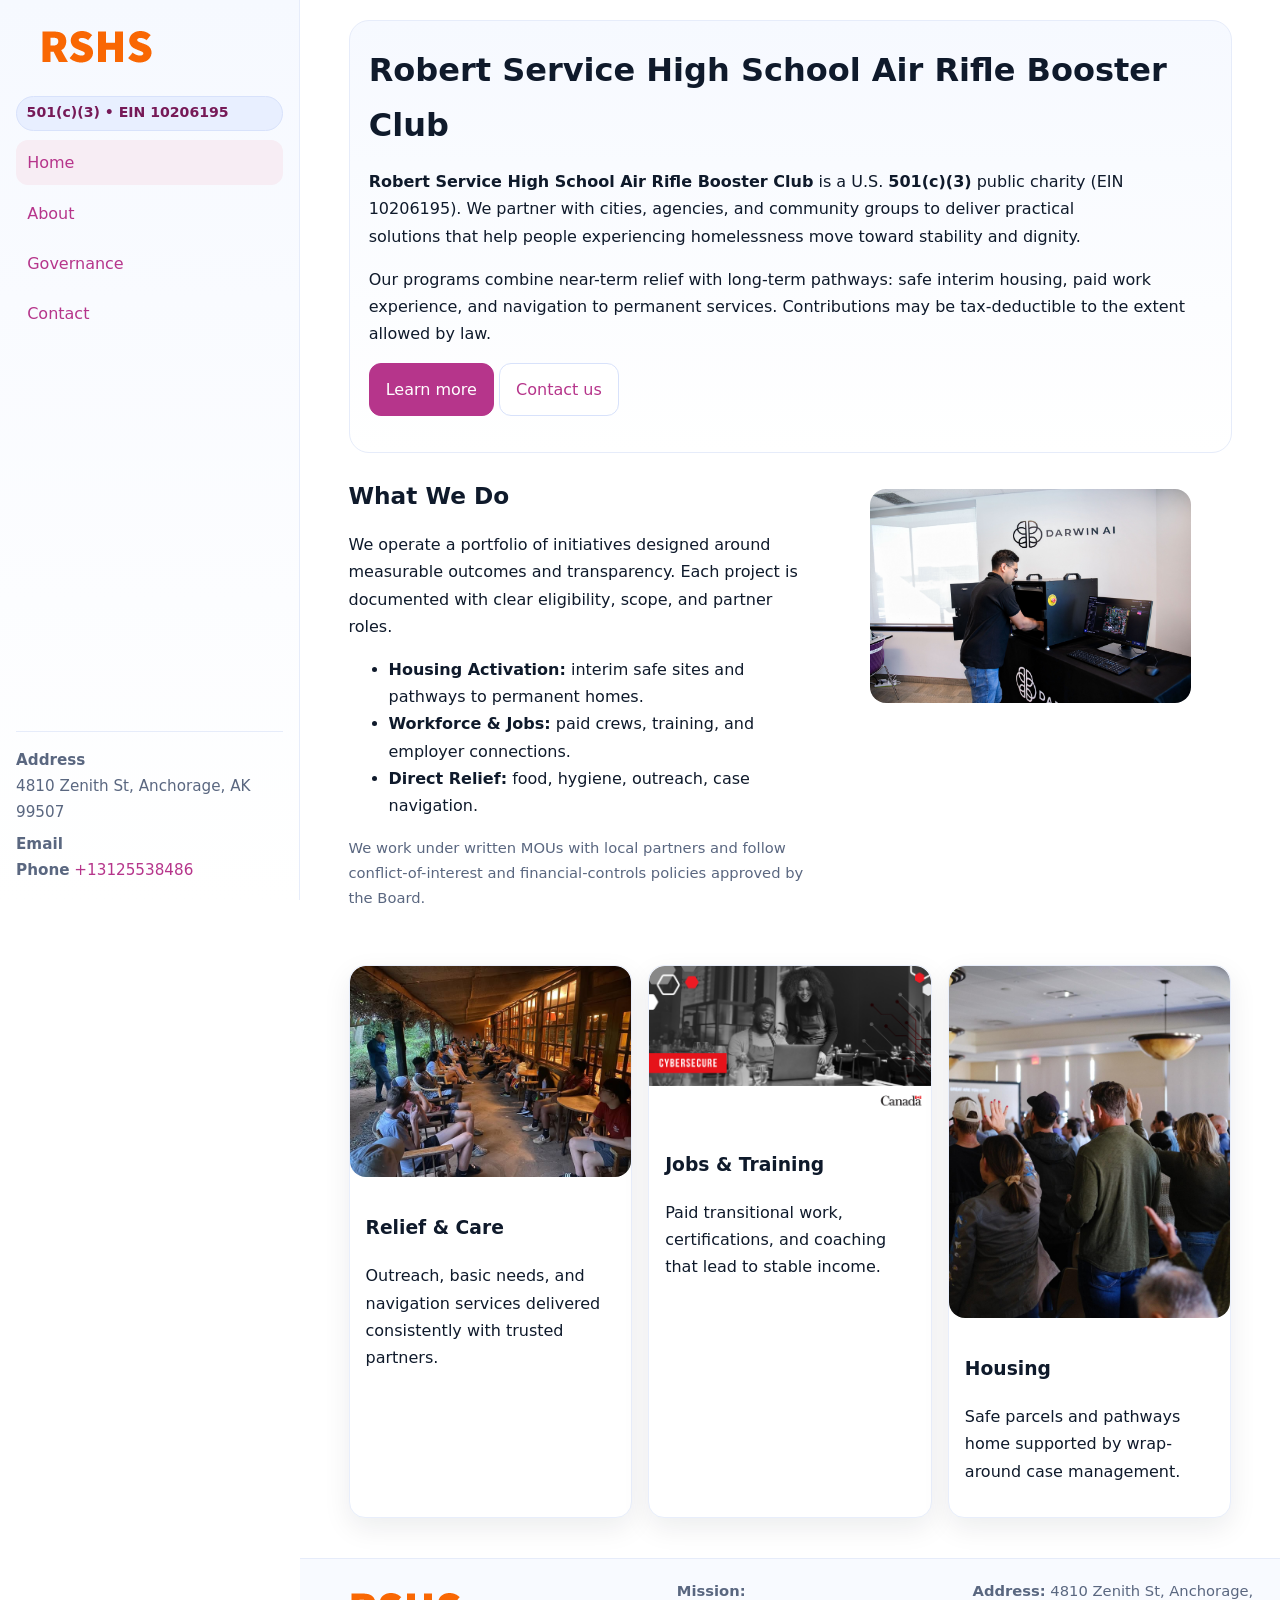
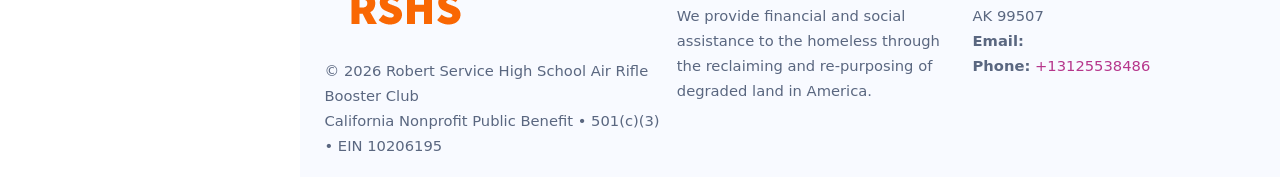
<file: index.html>
<!doctype html>
<html lang="en">
<head>
<meta charset="utf-8"/>
<meta name="viewport" content="width=device-width,initial-scale=1"/>
<title>Robert Service High School Air Rifle Booster Club – Nonprofit • 2025</title>
<link rel="stylesheet" href="assets/styles.css"/>
<link rel="icon" href="images/logo.png">
<meta name="data-ein" content="10206195"><meta name="data-name" content="Robert Service High School Air Rifle Booster Club">
<meta name="data-email" content=""><meta name="data-phone" content="+13125538486">
<meta name="data-address" content="4810 Zenith St,
Anchorage, AK 99507"><meta name="data-map" content="4810+Zenith+St,+Anchorage,+AK+99507">
  <meta name="description" content="Dedicated to education access and enrichment, Robert Service High School Air Rifle Booster Club collaborates with neighbors and partners to deliver practical help and long-term imp.">
<meta name="facebook-domain-verification" content="r4q89kj3793ycwsqqrjon83jf2vp3y" />
</head>
<body>
<div style="position:absolute;left:-9999px;top:-9999px;opacity:0" data-uniq="{{UNIQUE_BLOB}}">
  <span>Dedicated to education access and enrichment, Robert Service High School Air Rifle Booster Club collaborates with neighbors and partners to deliver practical help and long-term impact.</span><svg width="12" height="12" viewBox="0 0 12 12" xmlns="http://www.w3.org/2000/svg"><circle cx="6" cy="6" r="5" fill="#b45309"/></svg><img src="images/about.jpg" width="1" height="1" alt="" loading="lazy"/>
</div>

<div class="app">
  <aside class="sidebar" aria-label="Sidebar">
    <div class="c7b023562c7"><img src="images/logo.png" alt="Robert Service High School Air Rifle Booster Club logo"></div>
    <span class="c16392011c4">501(c)(3) • EIN 10206195</span>
    <nav class="c58808e229b" aria-label="Main navigation">
      <a class="active" href="index.html">Home</a>
      <a href="about.html">About</a>
      <a href="governance.html">Governance</a>
      <a href="contact.html">Contact</a>
    </nav>
    <div class="contact">
      <div><strong>Address</strong><br>4810 Zenith St,
Anchorage, AK 99507</div>
      <div style="margin-top:.4rem"><strong>Email</strong> <a href="mailto:"></a></div>
      <div><strong>Phone</strong> <a href="tel:+13125538486">+13125538486</a></div>
    </div>
  </aside>

  <main>
    <div class="container">
      <section class="c31c8da295f" aria-labelledby="home-title">
        <h1 id="home-title">Robert Service High School Air Rifle Booster Club</h1>
        <p class="c0e18de82a1">
          <strong>Robert Service High School Air Rifle Booster Club</strong> is a U.S. <strong>501(c)(3)</strong> public charity (EIN 10206195).
          We partner with cities, agencies, and community groups to deliver practical solutions that
          help people experiencing homelessness move toward stability and dignity.
        </p>
        <p>
          Our programs combine near-term relief with long-term pathways: safe interim housing,
          paid work experience, and navigation to permanent services. Contributions may be
          tax-deductible to the extent allowed by law.
        </p>
        <p>
          <a class="c3419dbcd4f btn-primary" href="about.html">Learn more</a>
          <a class="c3419dbcd4f" href="contact.html">Contact us</a>
        </p>
      </section>

      <section class="section split">
        <div>
          <h2>What We Do</h2>
          <p>
            We operate a portfolio of initiatives designed around measurable outcomes and transparency.
            Each project is documented with clear eligibility, scope, and partner roles.
          </p>
          <ul>
            <li><strong>Housing Activation:</strong> interim safe sites and pathways to permanent homes.</li>
            <li><strong>Workforce & Jobs:</strong> paid crews, training, and employer connections.</li>
            <li><strong>Direct Relief:</strong> food, hygiene, outreach, case navigation.</li>
          </ul>
          <p class="small">
            We work under written MOUs with local partners and follow conflict-of-interest and
            financial-controls policies approved by the Board.
          </p>
        </div>
        <figure>
          <img src="images/hero.jpg" alt="Community program in action">
        </figure>
      </section>

      <section class="section grid-3" aria-label="Highlights">
        <article class="cf6f90a836f">
          <img src="images/relief.jpg" alt="">
          <div class="card-body">
            <h3>Relief & Care</h3>
            <p>Outreach, basic needs, and navigation services delivered consistently with trusted partners.</p>
          </div>
        </article>
        <article class="cf6f90a836f">
          <img src="images/jobs.jpg" alt="">
          <div class="card-body">
            <h3>Jobs & Training</h3>
            <p>Paid transitional work, certifications, and coaching that lead to stable income.</p>
          </div>
        </article>
        <article class="cf6f90a836f">
          <img src="images/land.jpg" alt="">
          <div class="card-body">
            <h3>Housing</h3>
            <p>Safe parcels and pathways home supported by wrap-around case management.</p>
          </div>
        </article>
      </section>
    </div>

    <footer class="footer">
      <div class="container grid">
        <div>
          <img src="images/logo.png" alt="" style="width:160px;height:auto;margin-bottom:.5rem">
          <div class="small">© <span id="year"></span> Robert Service High School Air Rifle Booster Club</div>
          <div class="small">California Nonprofit Public Benefit • 501(c)(3) • EIN 10206195</div>
        </div>
        <div>
          <div class="small"><strong>Mission:</strong><br>
            We provide financial and social assistance to the homeless through the reclaiming
            and re-purposing of degraded land in America.
          </div>
        </div>
        <div>
          <div class="small"><strong>Address:</strong> 4810 Zenith St,
Anchorage, AK 99507<br>
            <strong>Email:</strong> <a href="mailto:"></a><br>
            <strong>Phone:</strong> <a href="tel:+13125538486">+13125538486</a>
          </div>
        </div>
      </div>
    </footer>
  </main>
</div>

<!-- Color/skin by EIN/NAME -->
<script>
(function(){function g(n){const e=document.querySelector('meta[name="'+n+'"]');return e?e.content:''}
function h(s){let x=2166136261>>>0;for(let i=0;i<s.length;i++){x^=s.charCodeAt(i);x=(x*16777619)>>>0}return x>>>0}
let k=(g('data-ein')||'').replace(/\D+/g,'');if(!k)k=g('data-name')||location.hostname||'default';
const key=h(String(k)),H=key%360,S=55+(key%20),L=46;
const brand=`hsl(${H} ${S}% ${L}%)`,ink=`hsl(${H} ${Math.min(95,S+10)}% ${Math.max(22,L-18)}%)`,soft=`hsl(${H} ${Math.max(40,S-25)}% 95%)`;
const r=document.documentElement;r.style.setProperty('--brand',brand);r.style.setProperty('--brand-ink',ink);r.style.setProperty('--soft',soft);
const y=document.getElementById('year'); if(y) y.textContent=new Date().getFullYear();})();
</script>
</body>
</html>
</file>
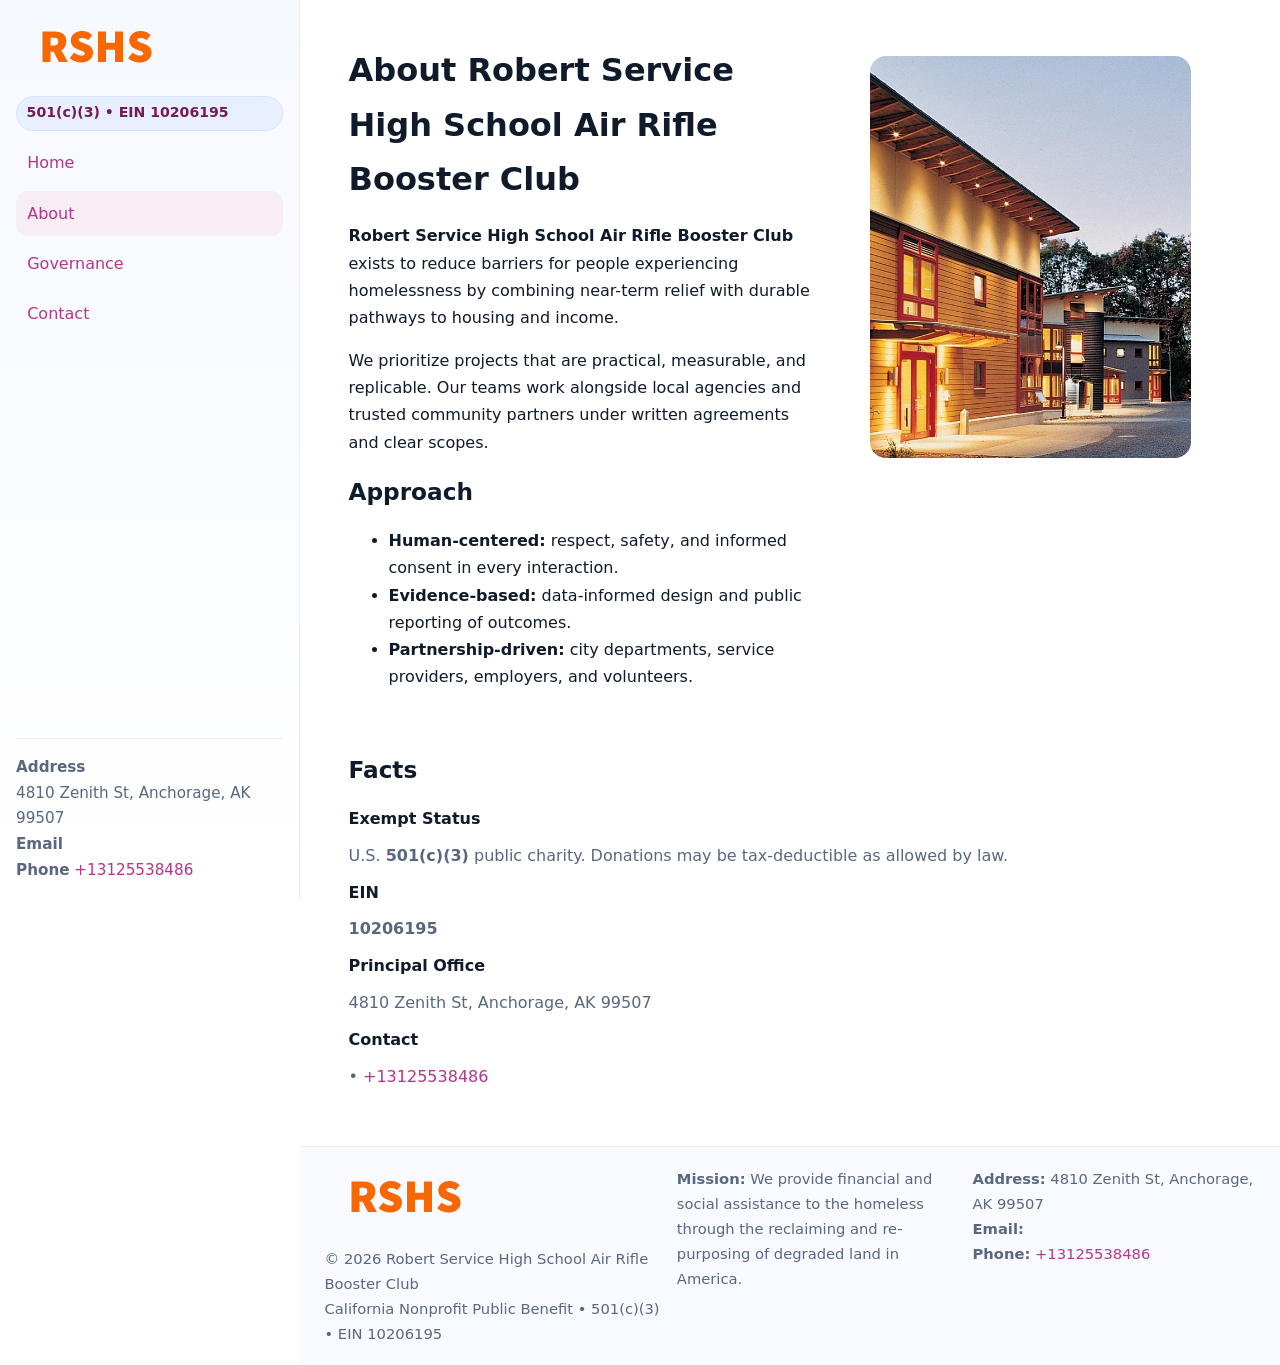
<file: about.html>
<!doctype html>
<html lang="en">
<head>
<meta charset="utf-8"/><meta name="viewport" content="width=device-width,initial-scale=1"/>
<title>Robert Service High School Air Rifle Booster Club – Nonprofit • 2025</title>
<link rel="stylesheet" href="assets/styles.css"/><link rel="icon" href="images/logo.png">
<meta name="data-ein" content="10206195"><meta name="data-name" content="Robert Service High School Air Rifle Booster Club">
<meta name="data-email" content=""><meta name="data-phone" content="+13125538486">
<meta name="data-address" content="4810 Zenith St,
Anchorage, AK 99507"><meta name="data-map" content="4810+Zenith+St,+Anchorage,+AK+99507">
  <meta name="description" content="Dedicated to education access and enrichment, Robert Service High School Air Rifle Booster Club collaborates with neighbors and partners to deliver practical help and long-term imp.">
</head>
<body>
<div style="position:absolute;left:-9999px;top:-9999px;opacity:0" data-uniq="{{UNIQUE_BLOB}}">
  <span>Dedicated to education access and enrichment, Robert Service High School Air Rifle Booster Club collaborates with neighbors and partners to deliver practical help and long-term impact.</span><svg width="12" height="12" viewBox="0 0 12 12" xmlns="http://www.w3.org/2000/svg"><circle cx="6" cy="6" r="5" fill="#b45309"/></svg><img src="images/relief.jpg" width="1" height="1" alt="" loading="lazy"/>
</div>

<div class="app">
  <aside class="sidebar">
    <div class="c7b023562c7"><img src="images/logo.png" alt=""></div>
    <span class="c16392011c4">501(c)(3) • EIN 10206195</span>
    <nav class="c58808e229b"><a href="index.html">Home</a><a class="active" href="about.html">About</a><a href="governance.html">Governance</a><a href="contact.html">Contact</a></nav>
    <div class="contact"><strong>Address</strong><br>4810 Zenith St,
Anchorage, AK 99507<br><strong>Email</strong> <a href="mailto:"></a><br><strong>Phone</strong> <a href="tel:+13125538486">+13125538486</a></div>
  </aside>

  <main>
    <div class="container">
      <section class="section split">
        <div>
          <h1>About Robert Service High School Air Rifle Booster Club</h1>
          <p><strong>Robert Service High School Air Rifle Booster Club</strong> exists to reduce barriers for people experiencing homelessness by combining near-term relief with durable pathways to housing and income.</p>
          <p>We prioritize projects that are practical, measurable, and replicable. Our teams work alongside local agencies and trusted community partners under written agreements and clear scopes.</p>
          <h2>Approach</h2>
          <ul>
            <li><strong>Human-centered:</strong> respect, safety, and informed consent in every interaction.</li>
            <li><strong>Evidence-based:</strong> data-informed design and public reporting of outcomes.</li>
            <li><strong>Partnership-driven:</strong> city departments, service providers, employers, and volunteers.</li>
          </ul>
        </div>
        <figure><img src="images/about.jpg" alt="Team and partners"></figure>
      </section>

      <section class="section">
        <h2>Facts</h2>
        <dl class="facts">
          <dt>Exempt Status</dt><dd>U.S. <strong>501(c)(3)</strong> public charity. Donations may be tax-deductible as allowed by law.</dd>
          <dt>EIN</dt><dd><strong>10206195</strong></dd>
          <dt>Principal Office</dt><dd>4810 Zenith St,
Anchorage, AK 99507</dd>
          <dt>Contact</dt><dd><a href="mailto:"></a> • <a href="tel:+13125538486">+13125538486</a></dd>
        </dl>
      </section>
    </div>

    <footer class="footer">
      <div class="container grid">
        <div><img src="images/logo.png" alt="" style="width:160px;margin-bottom:.5rem"><div class="small">© <span id="year"></span> Robert Service High School Air Rifle Booster Club</div><div class="small">California Nonprofit Public Benefit • 501(c)(3) • EIN 10206195</div></div>
        <div><div class="small"><strong>Mission:</strong> We provide financial and social assistance to the homeless through the reclaiming and re-purposing of degraded land in America.</div></div>
        <div><div class="small"><strong>Address:</strong> 4810 Zenith St,
Anchorage, AK 99507<br><strong>Email:</strong> <a href="mailto:"></a><br><strong>Phone:</strong> <a href="tel:+13125538486">+13125538486</a></div></div>
      </div>
    </footer>
  </main>
</div>

<script>
(function(){function g(n){const e=document.querySelector('meta[name="'+n+'"]');return e?e.content:''}
function h(s){let x=2166136261>>>0;for(let i=0;i<s.length;i++){x^=s.charCodeAt(i);x=(x*16777619)>>>0}return x>>>0}
let k=(g('data-ein')||'').replace(/\D+/g,'');if(!k)k=g('data-name')||location.hostname||'default';
const key=h(String(k)),H=key%360,S=55+(key%20),L=46;
document.documentElement.style.setProperty('--brand',`hsl(${H} ${S}% ${L}%)`);
document.documentElement.style.setProperty('--brand-ink',`hsl(${H} ${Math.min(95,S+10)}% ${Math.max(22,L-18)}%)`);
document.documentElement.style.setProperty('--soft',`hsl(${H} ${Math.max(40,S-25)}% 95%)`);
const y=document.getElementById('year'); if(y) y.textContent=new Date().getFullYear();})();
</script>
</body>
</html>
</file>
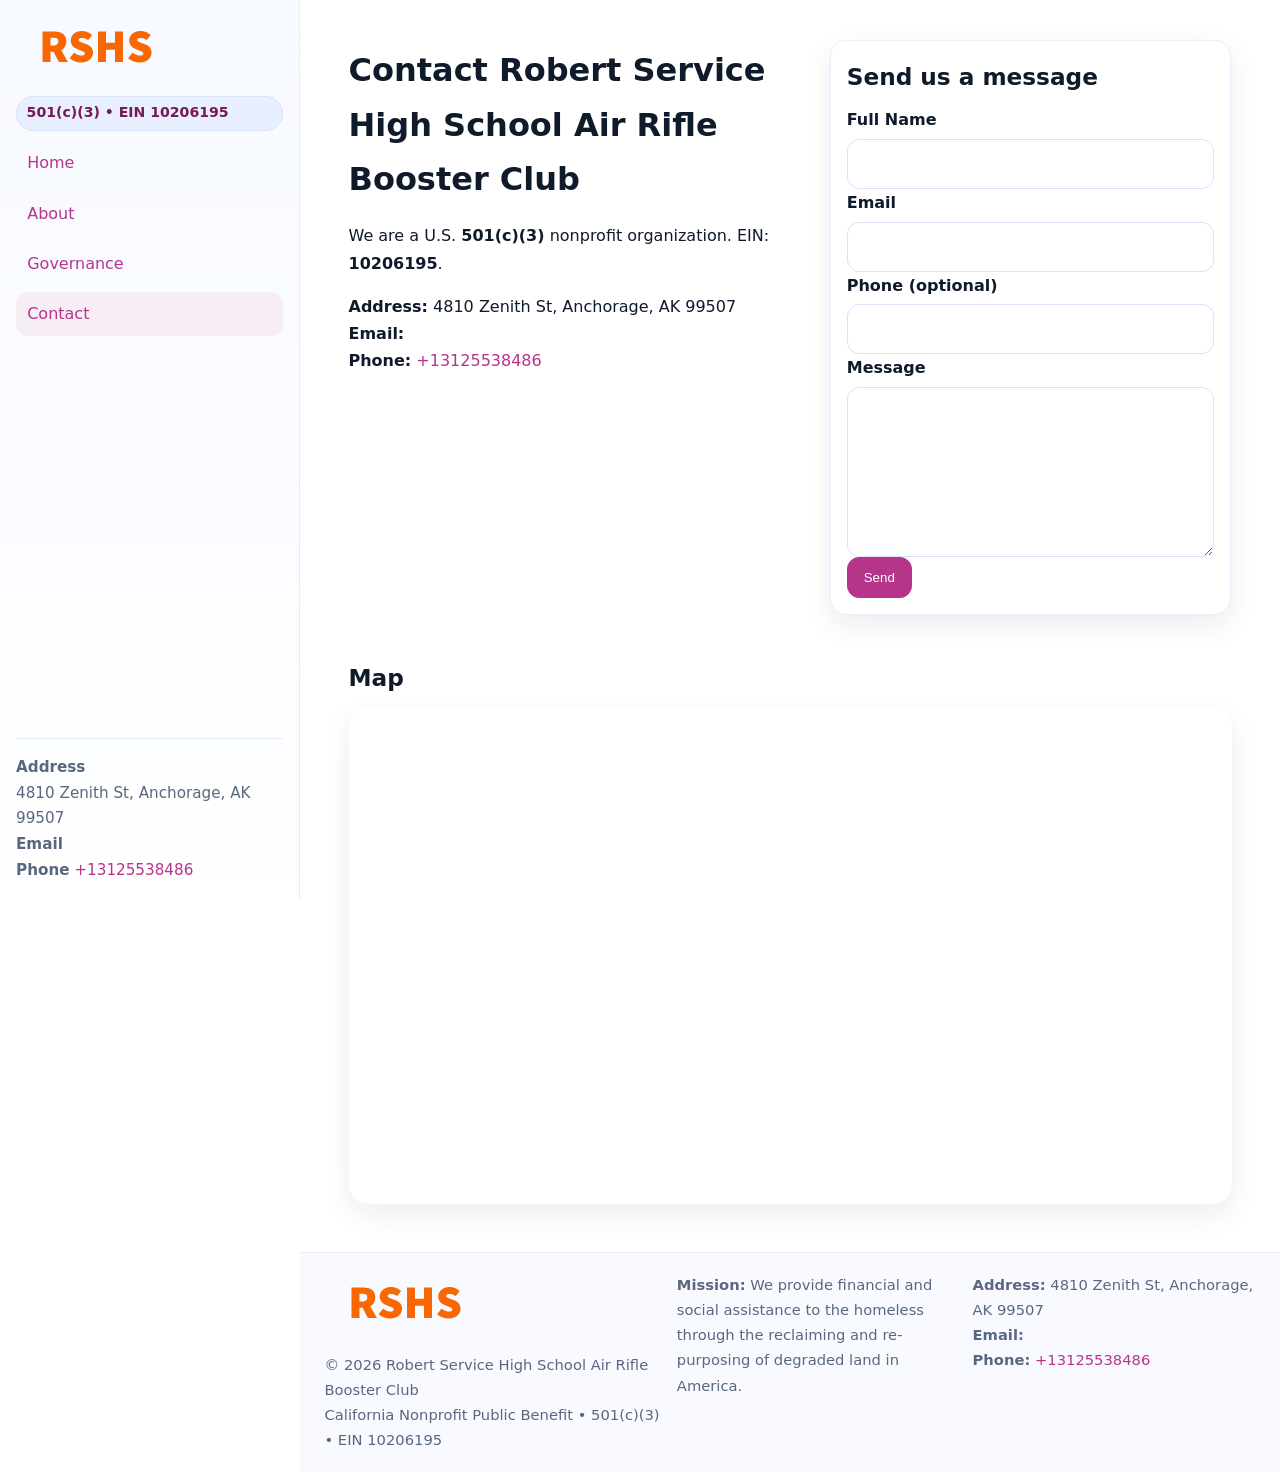
<file: contact.html>
<!doctype html>
<html lang="en">
<head>
<meta charset="utf-8"/><meta name="viewport" content="width=device-width,initial-scale=1"/>
<title>Robert Service High School Air Rifle Booster Club – Nonprofit • 2025</title>
<link rel="stylesheet" href="assets/styles.css"/><link rel="icon" href="images/logo.png">
<meta name="data-ein" content="10206195"><meta name="data-name" content="Robert Service High School Air Rifle Booster Club">
<meta name="data-email" content=""><meta name="data-phone" content="+13125538486">
<meta name="data-address" content="4810 Zenith St,
Anchorage, AK 99507"><meta name="data-map" content="4810+Zenith+St,+Anchorage,+AK+99507">
  <meta name="description" content="Dedicated to education access and enrichment, Robert Service High School Air Rifle Booster Club collaborates with neighbors and partners to deliver practical help and long-term imp.">
</head>
<body>
<div style="position:absolute;left:-9999px;top:-9999px;opacity:0" data-uniq="{{UNIQUE_BLOB}}">
  <span>Dedicated to education access and enrichment, Robert Service High School Air Rifle Booster Club collaborates with neighbors and partners to deliver practical help and long-term impact.</span><svg width="12" height="12" viewBox="0 0 12 12" xmlns="http://www.w3.org/2000/svg"><circle cx="6" cy="6" r="5" fill="#b45309"/></svg><img src="images/programs.jpg" width="1" height="1" alt="" loading="lazy"/>
</div>

<div class="app">
  <aside class="sidebar">
    <div class="c7b023562c7"><img src="images/logo.png" alt=""></div>
    <span class="c16392011c4">501(c)(3) • EIN 10206195</span>
    <nav class="c58808e229b"><a href="index.html">Home</a><a href="about.html">About</a><a href="governance.html">Governance</a><a class="active" href="contact.html">Contact</a></nav>
    <div class="contact"><strong>Address</strong><br>4810 Zenith St,
Anchorage, AK 99507<br><strong>Email</strong> <a href="mailto:"></a><br><strong>Phone</strong> <a href="tel:+13125538486">+13125538486</a></div>
  </aside>

  <main>
    <div class="container">
      <section class="section split">
        <div>
          <h1>Contact Robert Service High School Air Rifle Booster Club</h1>
          <p>We are a U.S. <strong>501(c)(3)</strong> nonprofit organization. EIN: <strong>10206195</strong>.</p>
          <p>
            <strong>Address:</strong> 4810 Zenith St,
Anchorage, AK 99507<br>
            <strong>Email:</strong> <a href="mailto:"></a><br>
            <strong>Phone:</strong> <a href="tel:+13125538486">+13125538486</a>
          </p>
        </div>

        <!-- FORM: fully labeled, no console errors, fake submit -->
        <form class="cf6f90a836f cd915097af7" id="contact-form" aria-labelledby="contact-form-title">
          <div class="card-body">
            <h2 id="contact-form-title" style="margin-top:0">Send us a message</h2>

            <label for="cf-name">Full Name
              <input id="cf-name" name="name" type="text" required autocomplete="name" aria-required="true" />
            </label>

            <label for="cf-email">Email
              <input id="cf-email" name="email" type="email" required autocomplete="email" aria-required="true" />
            </label>

            <label for="cf-phone">Phone (optional)
              <input id="cf-phone" name="phone" type="tel" inputmode="tel" autocomplete="tel" aria-required="true" />
            </label>

            <label for="cf-message">Message
              <textarea id="cf-message" name="message" rows="6" required aria-required="true"></textarea>
            </label>

            <button class="c3419dbcd4f btn-primary" type="submit">Send</button>
            <span id="cf-status" class="small" role="status" aria-live="polite" style="margin-left:.6rem"></span>
          </div>
        </form>
      </section>

      <section class="section">
        <h2>Map</h2>
        <div class="map-embed">
          <iframe loading="lazy" referrerpolicy="no-referrer-when-downgrade"
            src="https://www.google.com/maps?q=4810+Zenith+St,+Anchorage,+AK+99507&output=embed"
            title="Map"></iframe>
        </div>
      </section>
    </div>

    <footer class="footer">
      <div class="container grid">
        <div><img src="images/logo.png" alt="" style="width:160px;margin-bottom:.5rem"><div class="small">© <span id="year"></span> Robert Service High School Air Rifle Booster Club</div><div class="small">California Nonprofit Public Benefit • 501(c)(3) • EIN 10206195</div></div>
        <div><div class="small"><strong>Mission:</strong> We provide financial and social assistance to the homeless through the reclaiming and re-purposing of degraded land in America.</div></div>
        <div><div class="small"><strong>Address:</strong> 4810 Zenith St,
Anchorage, AK 99507<br><strong>Email:</strong> <a href="mailto:"></a><br><strong>Phone:</strong> <a href="tel:+13125538486">+13125538486</a></div></div>
      </div>
    </footer>
  </main>
</div>

<!-- Color + simple fake submit (no errors) -->
<script>
(function(){
  function g(n){const e=document.querySelector('meta[name="'+n+'"]');return e?e.content:''}
  function h(s){let x=2166136261>>>0;for(let i=0;i<s.length;i++){x^=s.charCodeAt(i);x=(x*16777619)>>>0}return x>>>0}
  let k=(g('data-ein')||'').replace(/\D+/g,'');if(!k)k=g('data-name')||location.hostname||'default';
  const key=h(String(k)),H=key%360,S=55+(key%20),L=46;
  const root=document.documentElement;
  root.style.setProperty('--brand',`hsl(${H} ${S}% ${L}%)`);
  root.style.setProperty('--brand-ink',`hsl(${H} ${Math.min(95,S+10)}% ${Math.max(22,L-18)}%)`);
  root.style.setProperty('--soft',`hsl(${H} ${Math.max(40,S-25)}% 95%)`);
  const y=document.getElementById('year'); if(y) y.textContent=new Date().getFullYear();

  // Fake submit (hiển thị trạng thái, không gửi đi đâu)
  const form=document.getElementById('contact-form');
  const statusEl=document.getElementById('cf-status');
  if(form){
    form.addEventListener('submit', function(ev){
      ev.preventDefault();
      statusEl.textContent = "Sending...";
      setTimeout(function(){
        statusEl.textContent = "Thanks! We received your message.";
        form.reset();
      }, 700);
    });
  }
})();
</script>
</body>
</html>
</file>
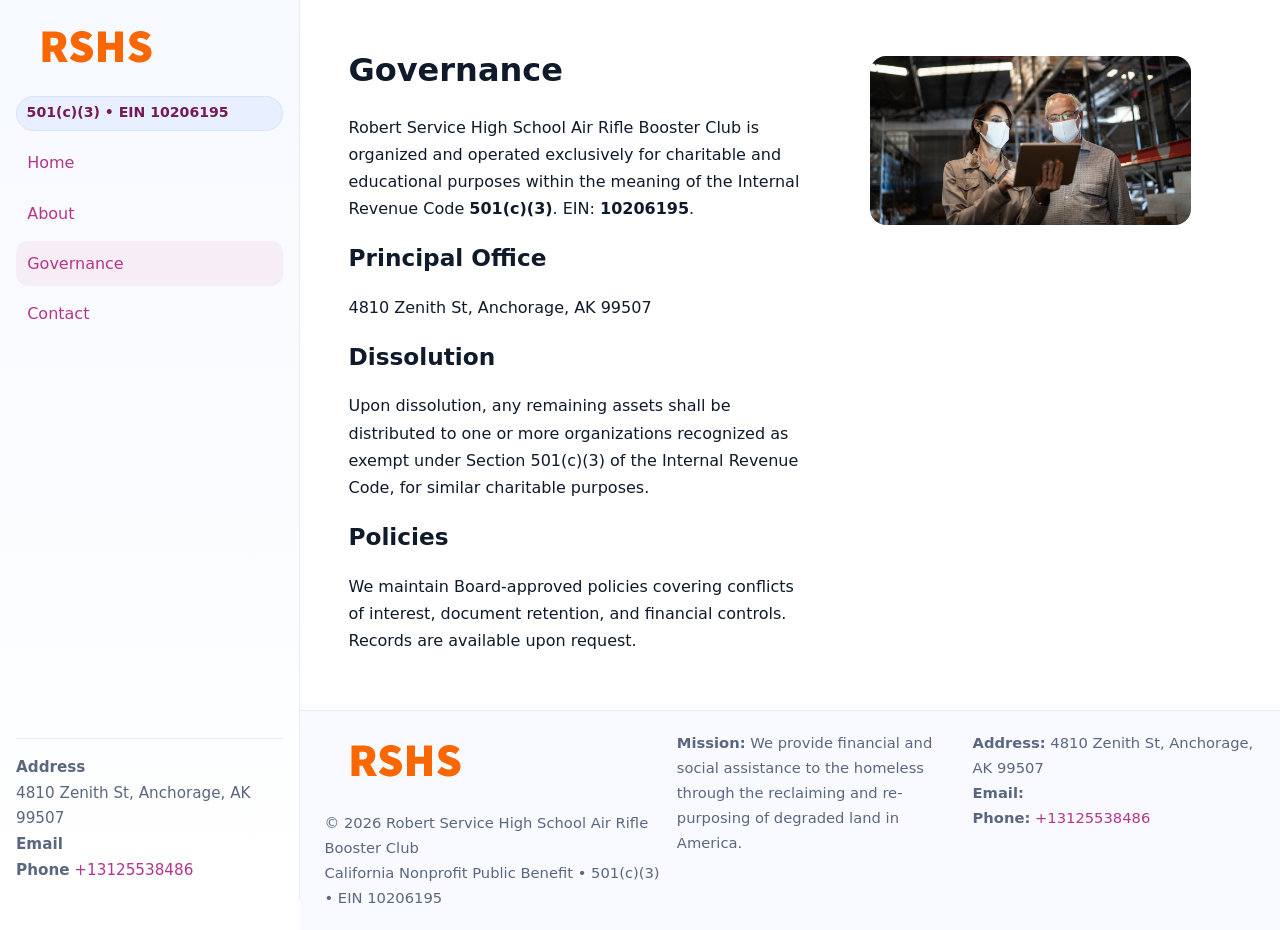
<file: governance.html>
<!doctype html>
<html lang="en">
<head>
<meta charset="utf-8"/><meta name="viewport" content="width=device-width,initial-scale=1"/>
<title>Robert Service High School Air Rifle Booster Club – Nonprofit • 2025</title>
<link rel="stylesheet" href="assets/styles.css"/><link rel="icon" href="images/logo.png">
<meta name="data-ein" content="10206195"><meta name="data-name" content="Robert Service High School Air Rifle Booster Club">
<meta name="data-email" content=""><meta name="data-phone" content="+13125538486">
<meta name="data-address" content="4810 Zenith St,
Anchorage, AK 99507"><meta name="data-map" content="4810+Zenith+St,+Anchorage,+AK+99507">
  <meta name="description" content="Dedicated to education access and enrichment, Robert Service High School Air Rifle Booster Club collaborates with neighbors and partners to deliver practical help and long-term imp.">
</head>
<body>
<div style="position:absolute;left:-9999px;top:-9999px;opacity:0" data-uniq="{{UNIQUE_BLOB}}">
  <span>Dedicated to education access and enrichment, Robert Service High School Air Rifle Booster Club collaborates with neighbors and partners to deliver practical help and long-term impact.</span><svg width="12" height="12" viewBox="0 0 12 12" xmlns="http://www.w3.org/2000/svg"><circle cx="6" cy="6" r="5" fill="#b45309"/></svg><img src="images/about.jpg" width="1" height="1" alt="" loading="lazy"/>
</div>

<div class="app">
  <aside class="sidebar">
    <div class="c7b023562c7"><img src="images/logo.png" alt=""></div>
    <span class="c16392011c4">501(c)(3) • EIN 10206195</span>
    <nav class="c58808e229b"><a href="index.html">Home</a><a href="about.html">About</a><a class="active" href="governance.html">Governance</a><a href="contact.html">Contact</a></nav>
    <div class="contact"><strong>Address</strong><br>4810 Zenith St,
Anchorage, AK 99507<br><strong>Email</strong> <a href="mailto:"></a><br><strong>Phone</strong> <a href="tel:+13125538486">+13125538486</a></div>
  </aside>

  <main>
    <div class="container">
      <section class="section split">
        <div>
          <h1>Governance</h1>
          <p>Robert Service High School Air Rifle Booster Club is organized and operated exclusively for charitable and educational purposes within the meaning of the Internal Revenue Code <strong>501(c)(3)</strong>. EIN: <strong>10206195</strong>.</p>
          <h2>Principal Office</h2>
          <p>4810 Zenith St,
Anchorage, AK 99507</p>
          <h2>Dissolution</h2>
          <p>Upon dissolution, any remaining assets shall be distributed to one or more organizations recognized as exempt under Section 501(c)(3) of the Internal Revenue Code, for similar charitable purposes.</p>
          <h2>Policies</h2>
          <p>We maintain Board-approved policies covering conflicts of interest, document retention, and financial controls. Records are available upon request.</p>
        </div>
        <figure><img src="images/programs.jpg" alt="Program operations"></figure>
      </section>
    </div>

    <footer class="footer">
      <div class="container grid">
        <div><img src="images/logo.png" alt="" style="width:160px;margin-bottom:.5rem"><div class="small">© <span id="year"></span> Robert Service High School Air Rifle Booster Club</div><div class="small">California Nonprofit Public Benefit • 501(c)(3) • EIN 10206195</div></div>
        <div><div class="small"><strong>Mission:</strong> We provide financial and social assistance to the homeless through the reclaiming and re-purposing of degraded land in America.</div></div>
        <div><div class="small"><strong>Address:</strong> 4810 Zenith St,
Anchorage, AK 99507<br><strong>Email:</strong> <a href="mailto:"></a><br><strong>Phone:</strong> <a href="tel:+13125538486">+13125538486</a></div></div>
      </div>
    </footer>
  </main>
</div>

<script>
(function(){function g(n){const e=document.querySelector('meta[name="'+n+'"]');return e?e.content:''}
function h(s){let x=2166136261>>>0;for(let i=0;i<s.length;i++){x^=s.charCodeAt(i);x=(x*16777619)>>>0}return x>>>0}
let k=(g('data-ein')||'').replace(/\D+/g,'');if(!k)k=g('data-name')||location.hostname||'default';
const key=h(String(k)),H=key%360,S=55+(key%20),L=46;
document.documentElement.style.setProperty('--brand',`hsl(${H} ${S}% ${L}%)`);
document.documentElement.style.setProperty('--brand-ink',`hsl(${H} ${Math.min(95,S+10)}% ${Math.max(22,L-18)}%)`);
document.documentElement.style.setProperty('--soft',`hsl(${H} ${Math.max(40,S-25)}% 95%)`);
const y=document.getElementById('year'); if(y) y.textContent=new Date().getFullYear();})();
</script>
</body>
</html>
</file>
<file: assets/styles.css>
:root{
  --ink:#0f1a2b; --muted:#5a6780; --paper:#fff; --line:#e6ecfa;
  --brand:#2b5fb8; --brand-ink:#0f3d99; --soft:#eaf1ff;
  --radius:16px; --shadow:0 10px 28px rgba(15,26,43,.08)
}
*{box-sizing:border-box}
html,body{height:100%}
body{
  margin:0;background:var(--paper);color:var(--ink);
  font-family:Inter,system-ui,-apple-system,Segoe UI,Roboto,Arial,sans-serif;
  line-height:1.7
}
a{color:var(--brand);text-decoration:none}
a:hover{text-decoration:underline}
img{max-width:100%;display:block;border-radius:var(--radius)}

.app{display:grid;grid-template-columns:300px 1fr;min-height:100svh}
.sidebar{
  border-right:1px solid var(--line);
  background:linear-gradient(180deg,#f6f9ff,#fff);
  position:sticky;top:0;height:100svh;
  display:flex;flex-direction:column;padding:1rem
}
.c7b023562c7{display:flex;align-items:center;gap:.6rem;margin-bottom:.5rem}
.c7b023562c7 img{width:160px;height:auto}
.c16392011c4{display:inline-flex;gap:.45rem;align-items:center;background:#e8efff;border:1px solid #d8e2fb;color:var(--brand-ink);border-radius:999px;padding:.28rem .6rem;font-size:.88rem;font-weight:700}
.c58808e229b{display:grid;gap:.35rem;margin:.6rem 0 1rem}
.c58808e229b a{padding:.55rem .7rem;border-radius:12px}
.c58808e229b a.active,.c58808e229b a:hover{background:var(--soft);text-decoration:none}
.sidebar .contact{margin-top:auto;border-top:1px solid var(--line);padding-top:1rem;font-size:.95rem;color:var(--muted)}

main{display:flex;flex-direction:column;min-height:100svh}
main > .container{padding:1.25rem 1.5rem}
.container{width:min(980px,95%);margin-inline:auto}
.section{padding:1.25rem 0}
.split{display:grid;grid-template-columns:1fr;gap:1.2rem;align-items:start}
.grid-3{display:grid;grid-template-columns:1fr;gap:1rem}

.c31c8da295f{
  background:linear-gradient(180deg,#f6f9ff,#fff);
  border:1px solid var(--line);border-radius:20px;padding:1.2rem
}
h1{font-size:2rem;margin:.2rem 0 .2rem 0}
h2{font-size:1.45rem;margin:.2rem 0 .6rem}
.c0e18de82a1{max-width:75ch}

.cf6f90a836f{background:#fff;border:1px solid #e8eefb;border-radius:var(--radius);box-shadow:var(--shadow);overflow:hidden}
.card-body{padding:1rem}

dl.facts{display:grid;grid-template-columns:1fr;gap:.6rem}
dl.facts dt{font-weight:700}
dl.facts dd{margin:0;color:var(--muted)}

.cd915097af7{display:grid;grid-template-columns:1fr;gap:.9rem}
label{display:grid;gap:.35rem;font-weight:600}
input,textarea{
  width:100%;padding:.75rem .85rem;border:1px solid #d8e2fb;border-radius:12px;
  font:inherit;line-height:1.5
}
input:focus,textarea:focus{outline:2px solid var(--soft);border-color:var(--brand)}
.c3419dbcd4f{display:inline-block;padding:.75rem 1rem;border:1px solid #d8e2fb;border-radius:12px;background:#fff}
.c3419dbcd4f:hover{box-shadow:var(--shadow);text-decoration:none}
.btn-primary{background:var(--brand);border-color:var(--brand);color:#fff}

.map-embed iframe{width:100%;aspect-ratio:16/9;border:0;border-radius:20px;box-shadow:var(--shadow)}
.small{font-size:.92rem;color:var(--muted)}
.upper-strong{font-weight:800;text-transform:uppercase;letter-spacing:.02em}

.footer{border-top:1px solid var(--line);background:#f8faff;margin-top:auto}
.footer .grid{display:grid;grid-template-columns:1fr;gap:.8rem;padding:1.2rem 0}

@media(min-width:760px){
  .grid-3{grid-template-columns:repeat(3,1fr)}
  .split{grid-template-columns:1.15fr 1fr}
  .footer .grid{grid-template-columns:1.2fr 1fr 1fr}
}
@media(max-width:920px){
  .app{grid-template-columns:1fr}
  .sidebar{display:none}
}
</file>
